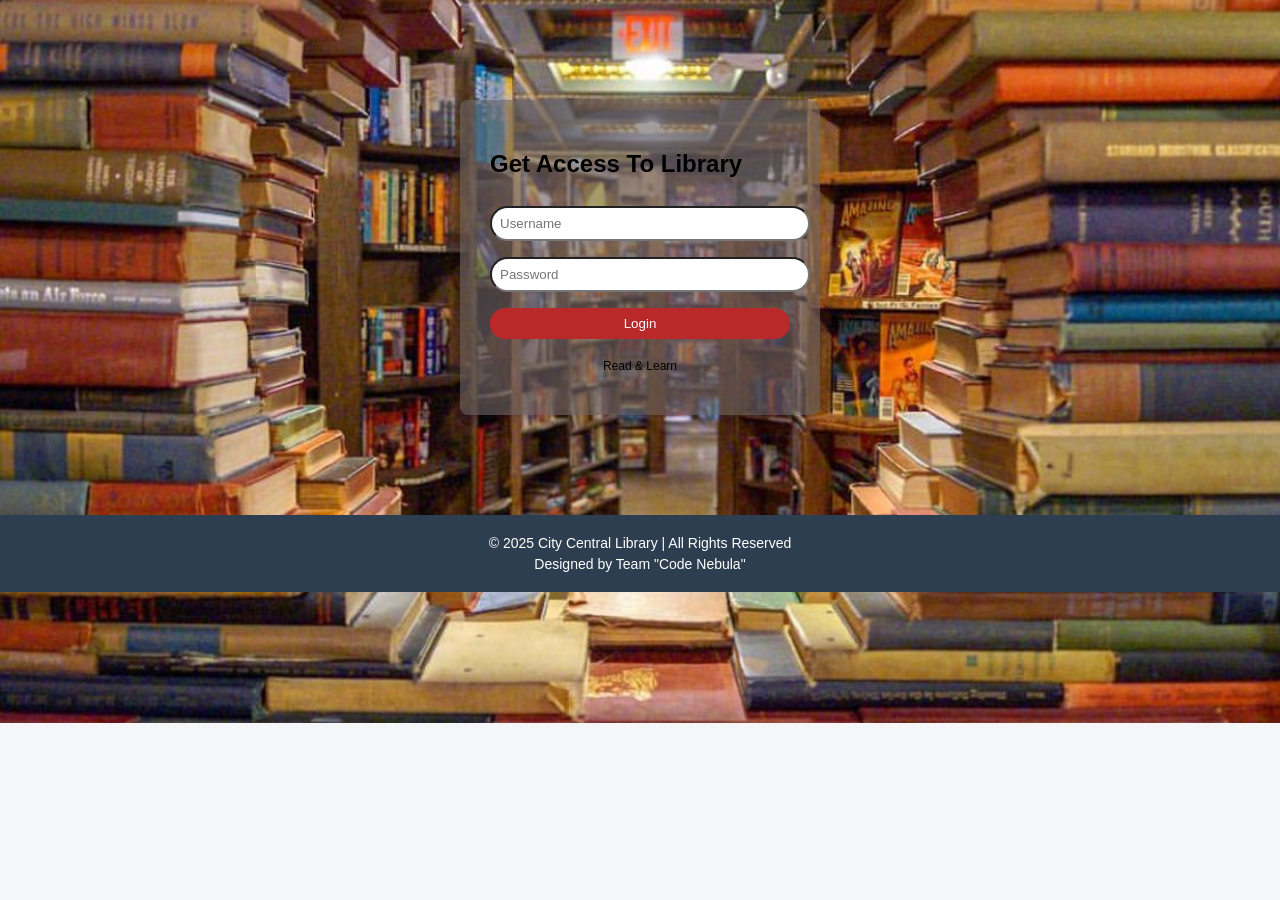
<file: library/index.html>
<!DOCTYPE html>
<html lang="en">

<head>
  <meta charset="UTF-8">
  <meta name="viewport" content="width=device-width, initial-scale=1.0">
  <title>Library Management System</title>
  <link rel="stylesheet" href="style.css">
</head>

<body>

  <!-- LOGIN PAGE -->
  <div id="loginPage" class="login-box">
    <h2>Get Access To Library</h2>
    <input type="text" id="username" placeholder="Username">
    <input type="password" id="password" placeholder="Password">
    <button onclick="login()">Login</button>
    <p class="hint">Read & Learn</p>
  </div>

  <!-- HOME PAGE -->
  <div id="homePage" class="hidden">
    <header>
      <h1>📚 City Central Library</h1>
      <p>Library Management System</p>
    </header>

    <div class="container">
      <h2>Available Books</h2>
      <table>
        <tr>
          <th>ID</th>
          <th>Book Name</th>
          <th>Author</th>
          <th>Status</th>
        </tr>
        <tr>
          <td>101</td>
          <td>Java Programming</td>
          <td>James Gosling</td>
          <td>Available</td>
        </tr>
        <tr>
          <td>102</td>
          <td>Data Structures</td>
          <td>Mark Allen Weiss</td>
          <td>Issued</td>
        </tr>
        <tr>
          <td>103</td>
          <td>OOPM</td>
          <td>Balaguru Swami</td>
          <td>Available</td>
        </tr>
        <tr>
          <td>104</td>
          <td>Digital System</td>
          <td>SSR</td>
          <td>Available</td>
        </tr>
        <tr>
          <td>105</td>
          <td>EEE</td>
          <td>Tanmay Shekh</td>
          <td>Issued</td>
        </tr>
      </table>

      
    </div>
    <div>
      <button onclick="logout()">Logout</button>
    </div>
  </div>

  <footer class="footer">
  <p>© 2025 City Central Library | All Rights Reserved</p>
  <p>Designed by Team "Code Nebula"</p>
</footer>


  <!-- JavaScript always here -->
  <script src="script.js"></script>
  

</body>
</html>
</file>
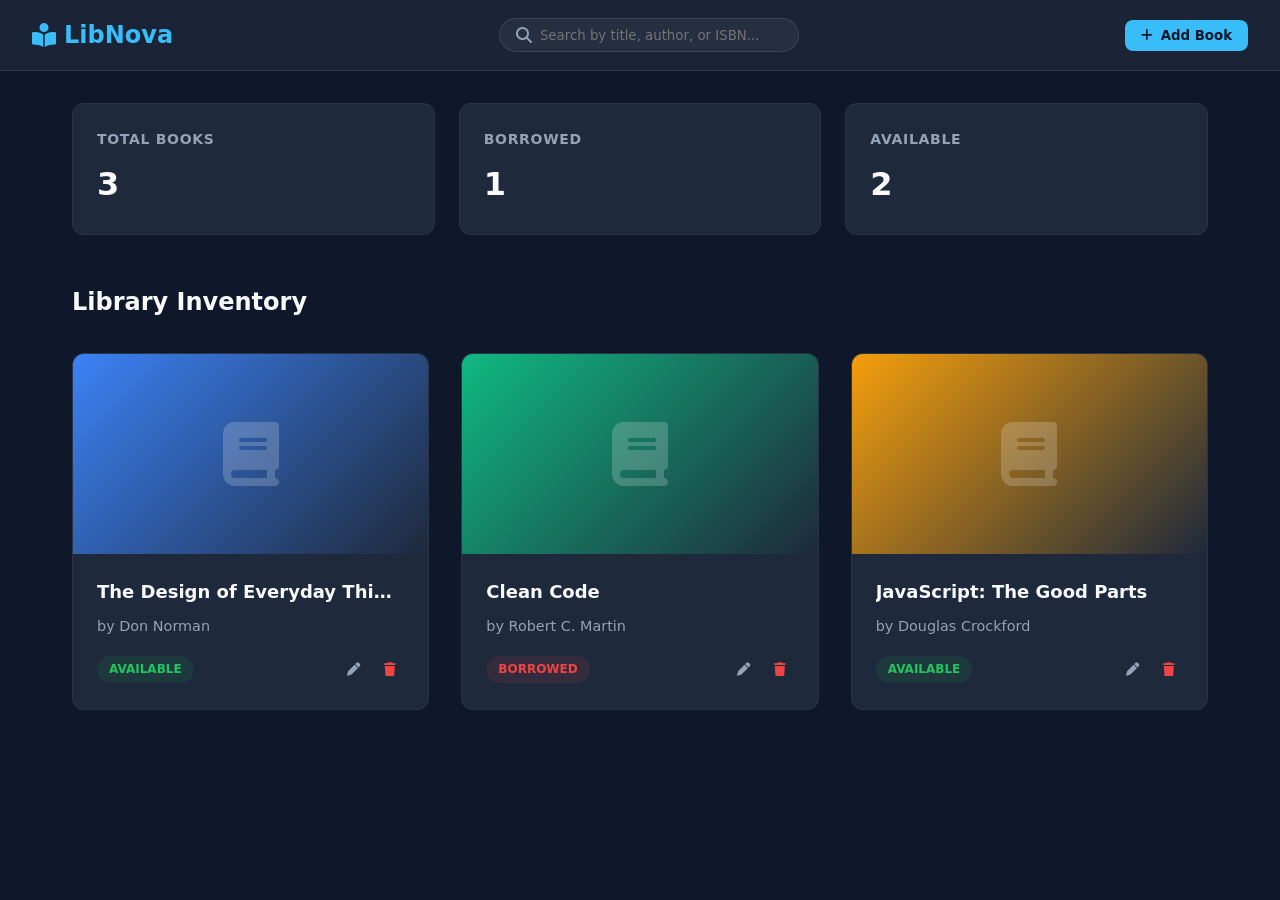
<file: library/22/index.html>
<!DOCTYPE html>
<html lang="en">
<head>
    <meta charset="UTF-8">
    <meta name="viewport" content="width=device-width, initial-scale=1.0">
    <title>LibNova - Library Management</title>
    <link rel="stylesheet" href="style.css">
    <!-- Using a nice icon library -->
    <link rel="stylesheet" href="https://cdnjs.cloudflare.com/ajax/libs/font-awesome/6.4.0/css/all.min.css">
</head>
<body>
    <header>
        <div class="logo">
            <i class="fa-solid fa-book-open-reader"></i> LibNova
        </div>
        <div class="search-bar">
            <i class="fa-solid fa-magnifying-glass" style="color: var(--text-secondary)"></i>
            <input type="text" id="searchInput" placeholder="Search by title, author, or ISBN...">
        </div>
        <button id="addBookBtn" class="btn btn-primary">
            <i class="fa-solid fa-plus"></i> Add Book
        </button>
    </header>

    <main>
        <div class="stats-container">
            <div class="stat-card">
                <h3>Total Books</h3>
                <div class="value" id="totalBooks">0</div>
            </div>
            <div class="stat-card">
                <h3>Borrowed</h3>
                <div class="value" id="borrowedBooks">0</div>
            </div>
            <div class="stat-card">
                <h3>Available</h3>
                <div class="value" id="availableBooks">0</div>
            </div>
        </div>

        <div class="section-header">
            <h2>Library Inventory</h2>
            <!-- Filter dropdown could go here -->
        </div>

        <div id="booksGrid" class="books-grid">
            <!-- Books will be injected here -->
        </div>

        <div id="emptyState" class="empty-state" style="display: none;">
            <i class="fa-solid fa-books" style="font-size: 3rem; margin-bottom: 1rem; opacity: 0.5;"></i>
            <h3>No books found in the library</h3>
            <p>Add a new book to get started or adjust your search.</p>
        </div>
    </main>

    <!-- Modal -->
    <div class="modal-overlay" id="modalOverlay">
        <div class="modal">
            <div class="modal-header">
                <h2 id="modalTitle">Add New Book</h2>
                <button class="close-modal" id="closeModal">&times;</button>
            </div>
            <form id="bookForm">
                <input type="hidden" id="bookId">
                
                <div class="form-group">
                    <label for="title">Book Title</label>
                    <input type="text" id="title" required placeholder="e.g. The Great Gatsby">
                </div>

                <div class="form-group">
                    <label for="author">Author</label>
                    <input type="text" id="author" required placeholder="e.g. F. Scott Fitzgerald">
                </div>

                <div class="form-group">
                    <label for="isbn">ISBN</label>
                    <input type="text" id="isbn" placeholder="Optional">
                </div>
                
                <div class="form-group">
                    <label for="status">Status</label>
                    <select id="status">
                        <option value="available">Available</option>
                        <option value="borrowed">Borrowed</option>
                    </select>
                </div>

                <div class="form-actions">
                    <button type="button" class="btn" style="background: transparent; color: var(--text-secondary)" id="cancelBtn">Cancel</button>
                    <button type="submit" class="btn btn-primary">Save Book</button>
                </div>
            </form>
        </div>
    </div>

    <script src="script.js"></script>
</body>
</html>
</file>
<file: library/style.css>
body {
font-family: Arial, sans-serif;
background: #f4f6f8;
margin: 0;
 background-image: url("libraray2.jpg");
  background-size: cover;
  background-repeat: no-repeat;
  background-position: center;
}


header {
background: #2c3e509a;
color: white;
padding: 15px;
text-align: center;
}


.login-box {
width: 300px;
margin: 100px auto;
background: rgba(110, 99, 99, 0.616);
padding: 30px;
border-radius: 8px;
box-shadow: 0 0 10px rgba(0,0,0,0.1);
}


input, button {
width: 100%;
padding: 8px;
margin: 8px 0;
border-radius: 20px;
}


button {
background: #b92929;
color: white;
border: none;
cursor: pointer;
}


button:hover {
background: #1f6391;
}


.container {
padding: 20px;
}


.hidden {
display: none;
}


.hint {
font-size: 12px;
text-align: center;
}

.container {
  background: rgba(255, 255, 255, 0.562); /* white with transparency */
  padding: 20px;
  border-radius: 12px;
  max-width: 900px;
  margin: 30px auto;
}

.footer {
  background-color: #2c3e50;
  color: white;
  text-align: center;
  padding: 15px 10px;
  margin-top: 40px;
}

.footer p {
  margin: 5px 0;
  font-size: 14px;
}
</file>
<file: library/22/style.css>
:root {
  --bg-color: #0f172a;
  --card-bg: #1e293b;
  --text-primary: #f8fafc;
  --text-secondary: #94a3b8;
  --accent-color: #38bdf8; /* Sky blue */
  --accent-hover: #0ea5e9;
  --danger-color: #ef4444;
  --success-color: #22c55e;
  --border-radius: 12px;
  --transition: all 0.3s ease;
  --shadow: 0 4px 6px -1px rgb(0 0 0 / 0.1), 0 2px 4px -2px rgb(0 0 0 / 0.1);
  --shadow-lg: 0 10px 15px -3px rgb(0 0 0 / 0.1), 0 4px 6px -4px rgb(0 0 0 / 0.1);
}

* {
  margin: 0;
  padding: 0;
  box-sizing: border-box;
  font-family: 'Segoe UI', system-ui, sans-serif;
}

body {
  background-color: var(--bg-color);
  color: var(--text-primary);
  line-height: 1.6;
  min-height: 100vh;
}

/* Header */
header {
  background-color: rgba(30, 41, 59, 0.8);
  backdrop-filter: blur(10px);
  padding: 1rem 2rem;
  position: sticky;
  top: 0;
  z-index: 100;
  border-bottom: 1px solid rgba(255, 255, 255, 0.1);
  display: flex;
  justify-content: space-between;
  align-items: center;
}

.logo {
  font-size: 1.5rem;
  font-weight: 700;
  color: var(--accent-color);
  display: flex;
  align-items: center;
  gap: 0.5rem;
}

.search-bar {
  display: flex;
  gap: 0.5rem;
  background: rgba(255, 255, 255, 0.05);
  padding: 0.5rem 1rem;
  border-radius: 999px;
  border: 1px solid rgba(255, 255, 255, 0.1);
  width: 300px;
  transition: var(--transition);
}

.search-bar:focus-within {
  border-color: var(--accent-color);
  box-shadow: 0 0 0 2px rgba(56, 189, 248, 0.2);
}

.search-bar input {
  background: transparent;
  border: none;
  width: 100%;
  color: var(--text-primary);
  outline: none;
}

.btn {
  padding: 0.5rem 1rem;
  border-radius: 8px;
  border: none;
  cursor: pointer;
  font-weight: 600;
  transition: var(--transition);
  display: inline-flex;
  align-items: center;
  gap: 0.5rem;
}

.btn-primary {
  background-color: var(--accent-color);
  color: #0f172a;
}

.btn-primary:hover {
  background-color: var(--accent-hover);
  transform: translateY(-1px);
}

/* Main Content */
main {
  padding: 2rem;
  max-width: 1200px;
  margin: 0 auto;
}

.stats-container {
  display: grid;
  grid-template-columns: repeat(auto-fit, minmax(200px, 1fr));
  gap: 1.5rem;
  margin-bottom: 3rem;
}

.stat-card {
  background-color: var(--card-bg);
  padding: 1.5rem;
  border-radius: var(--border-radius);
  border: 1px solid rgba(255, 255, 255, 0.05);
}

.stat-card h3 {
  color: var(--text-secondary);
  font-size: 0.875rem;
  text-transform: uppercase;
  letter-spacing: 0.05em;
  margin-bottom: 0.5rem;
}

.stat-card .value {
  font-size: 2rem;
  font-weight: 700;
  color: var(--text-primary);
}

.section-header {
  display: flex;
  justify-content: space-between;
  align-items: center;
  margin-bottom: 2rem;
}

.books-grid {
  display: grid;
  grid-template-columns: repeat(auto-fill, minmax(280px, 1fr));
  gap: 2rem;
}

.book-card {
  background-color: var(--card-bg);
  border-radius: var(--border-radius);
  overflow: hidden;
  border: 1px solid rgba(255, 255, 255, 0.05);
  transition: var(--transition);
  position: relative;
  group-hover: opacity-100;
}

.book-card:hover {
  transform: translateY(-5px);
  box-shadow: var(--shadow-lg);
  border-color: var(--accent-color);
}

.book-cover {
  height: 200px;
  background: linear-gradient(45deg, #1e293b, #334155);
  display: flex;
  align-items: center;
  justify-content: center;
  position: relative;
}

.book-cover img {
  width: 100%;
  height: 100%;
  object-fit: cover;
}

.book-info {
  padding: 1.5rem;
}

.book-title {
  font-size: 1.125rem;
  font-weight: 600;
  margin-bottom: 0.5rem;
  white-space: nowrap;
  overflow: hidden;
  text-overflow: ellipsis;
}

.book-author {
  color: var(--text-secondary);
  font-size: 0.9rem;
  margin-bottom: 1rem;
}

.book-status {
  display: inline-block;
  padding: 0.25rem 0.75rem;
  border-radius: 999px;
  font-size: 0.75rem;
  font-weight: 600;
  text-transform: uppercase;
}

.status-available {
  background-color: rgba(34, 197, 94, 0.1);
  color: var(--success-color);
}

.status-borrowed {
  background-color: rgba(239, 68, 68, 0.1);
  color: var(--danger-color);
}

.card-actions {
  display: flex;
  gap: 0.5rem;
  margin-top: 1rem;
  padding-top: 1rem;
  border-top: 1px solid rgba(255, 255, 255, 0.1);
}

.action-btn {
  background: transparent;
  border: none;
  color: var(--text-secondary);
  cursor: pointer;
  padding: 0.5rem;
  border-radius: 4px;
  transition: var(--transition);
}

.action-btn:hover {
  background-color: rgba(255, 255, 255, 0.1);
  color: var(--text-primary);
}

/* Modal */
.modal-overlay {
  position: fixed;
  top: 0;
  left: 0;
  width: 100%;
  height: 100%;
  background-color: rgba(0, 0, 0, 0.5);
  backdrop-filter: blur(4px);
  z-index: 1000;
  display: flex;
  align-items: center;
  justify-content: center;
  opacity: 0;
  pointer-events: none;
  transition: var(--transition);
}

.modal-overlay.open {
  opacity: 1;
  pointer-events: all;
}

.modal {
  background-color: var(--card-bg);
  padding: 2rem;
  border-radius: var(--border-radius);
  width: 100%;
  max-width: 500px;
  transform: translateY(20px);
  transition: var(--transition);
  border: 1px solid rgba(255, 255, 255, 0.1);
}

.modal-overlay.open .modal {
  transform: translateY(0);
}

.modal-header {
  display: flex;
  justify-content: space-between;
  align-items: center;
  margin-bottom: 1.5rem;
}

.close-modal {
  background: transparent;
  border: none;
  color: var(--text-secondary);
  font-size: 1.5rem;
  cursor: pointer;
}

.form-group {
  margin-bottom: 1.25rem;
}

.form-group label {
  display: block;
  margin-bottom: 0.5rem;
  color: var(--text-secondary);
  font-size: 0.9rem;
}

.form-group input,
.form-group select {
  width: 100%;
  padding: 0.75rem;
  background-color: rgba(255, 255, 255, 0.05);
  border: 1px solid rgba(255, 255, 255, 0.1);
  border-radius: 8px;
  color: var(--text-primary);
  outline: none;
}

.form-group input:focus,
.form-group select:focus {
  border-color: var(--accent-color);
}

.form-actions {
  display: flex;
  justify-content: flex-end;
  gap: 1rem;
  margin-top: 2rem;
}

/* Empty State */
.empty-state {
  grid-column: 1 / -1;
  text-align: center;
  padding: 4rem 2rem;
  color: var(--text-secondary);
}

@media (max-width: 768px) {
  .header {
    flex-direction: column;
    gap: 1rem;
  }
  .search-bar {
    width: 100%;
  }
}
</file>
